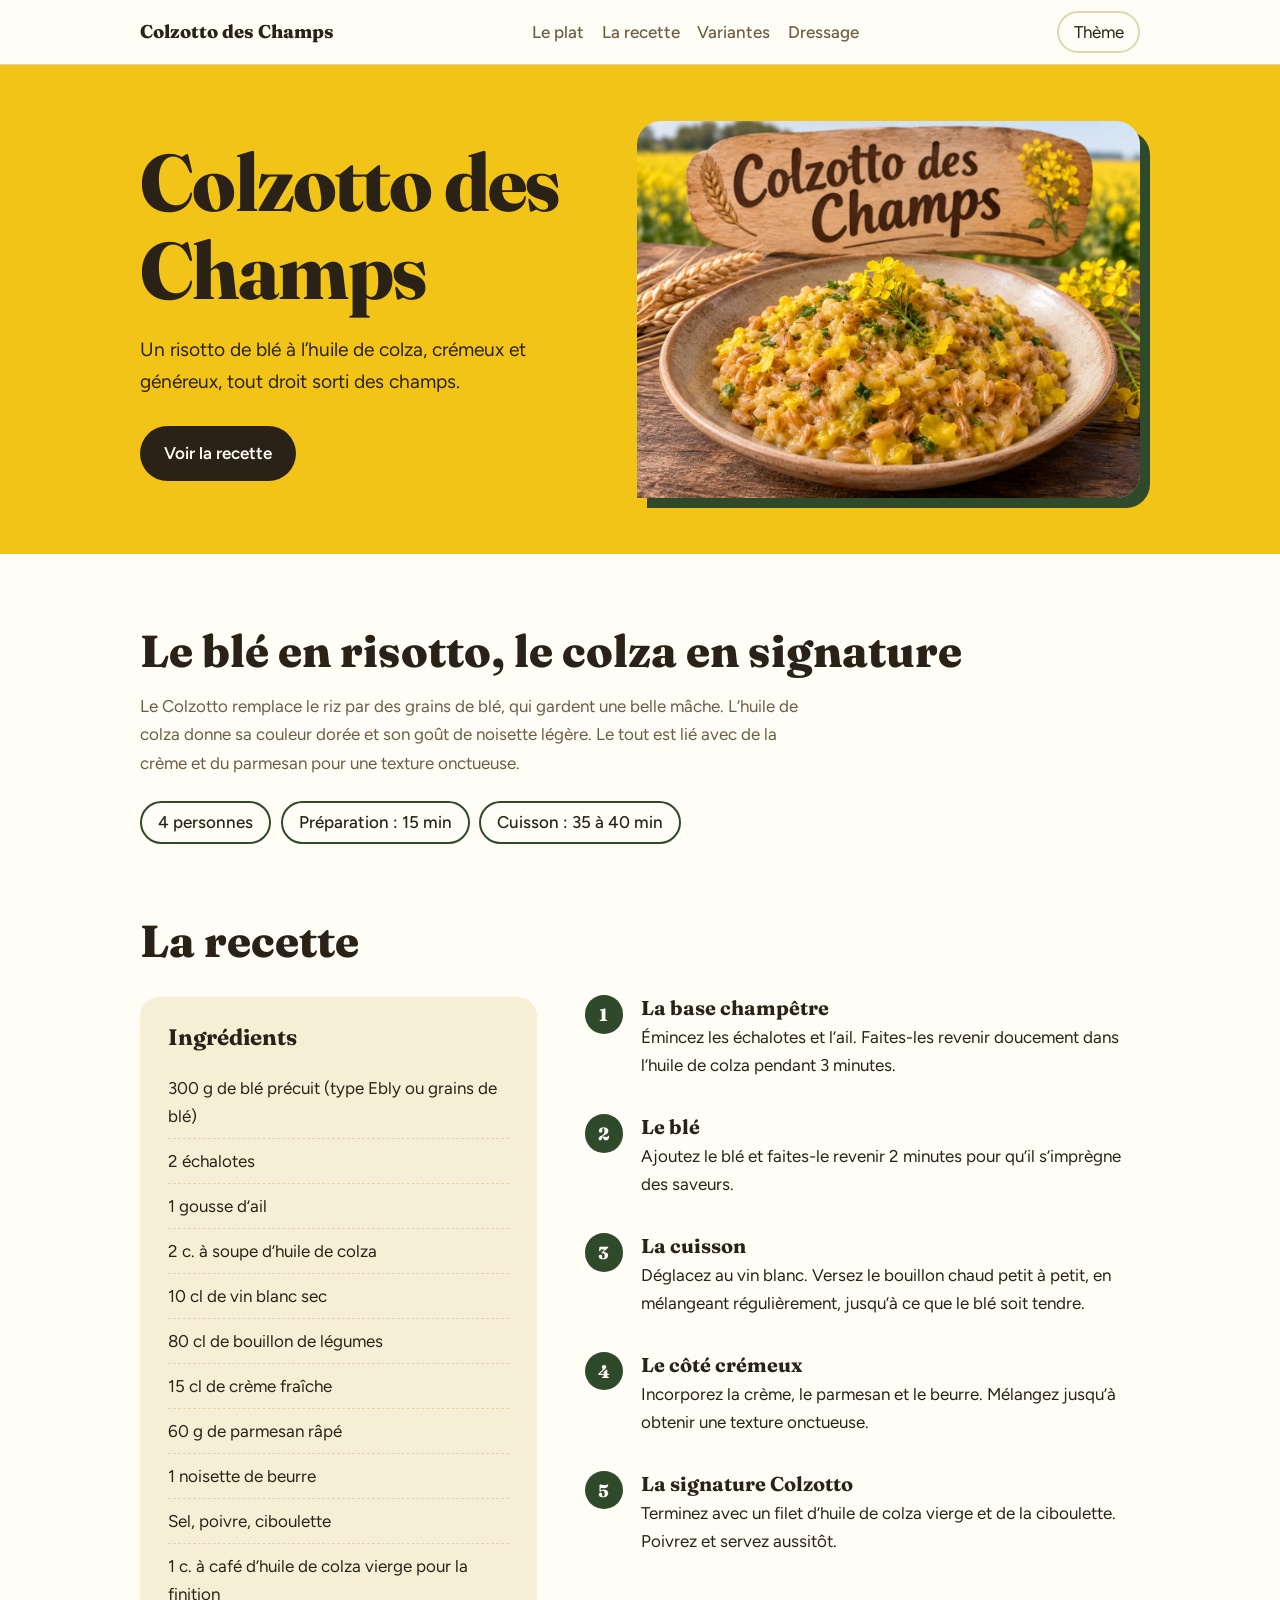
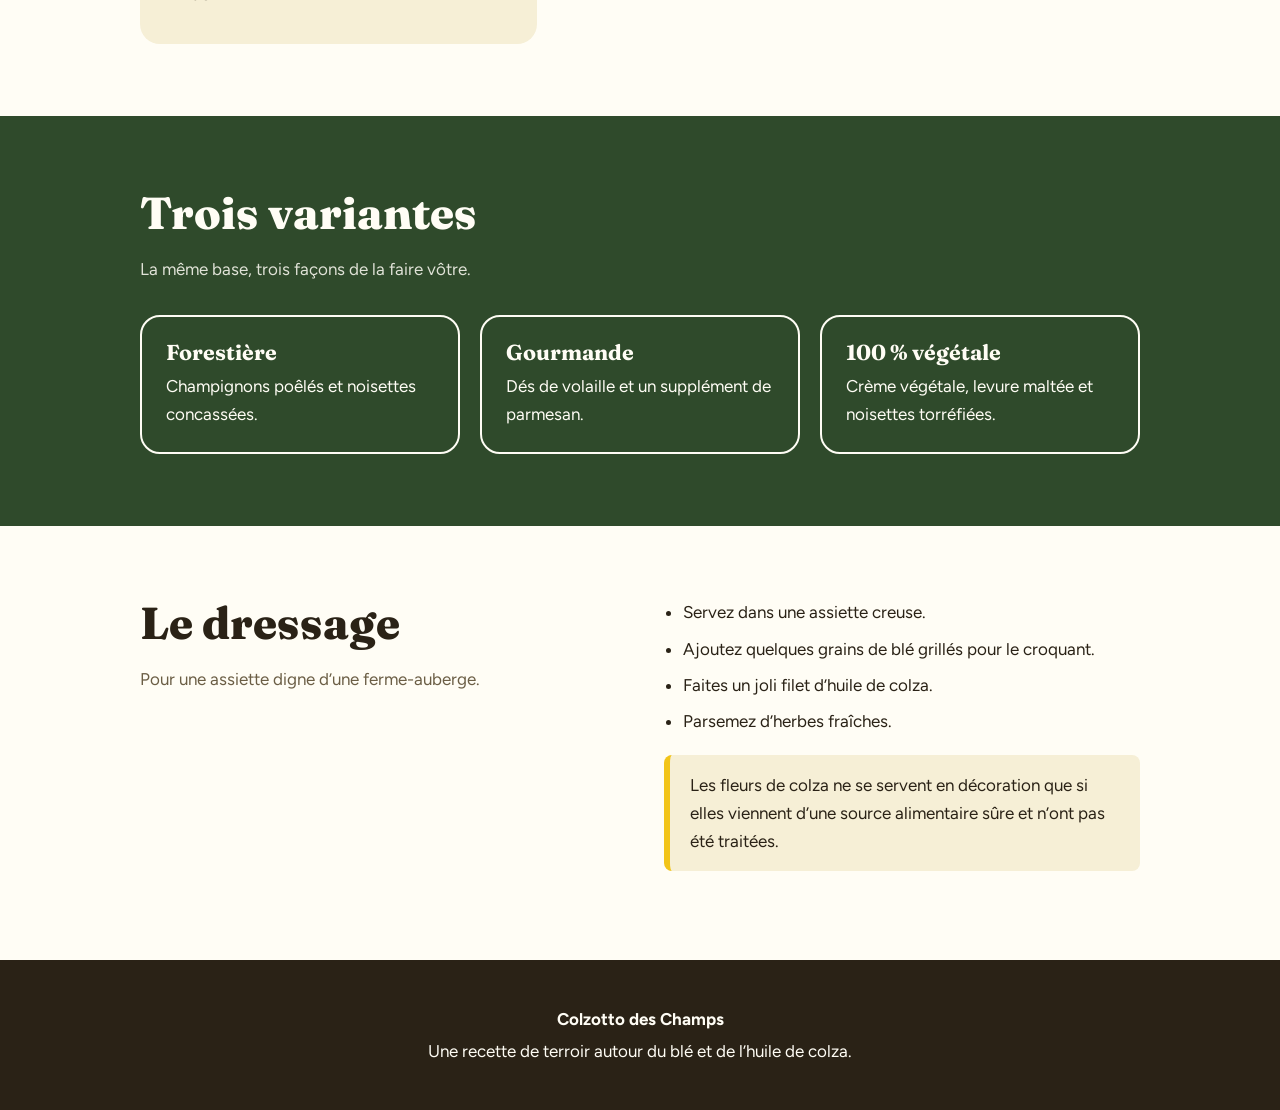
<file: index.html>
<!DOCTYPE html>
<html lang="fr">
<head>
<script async src="https://www.googletagmanager.com/gtm.js?id=GTM-5FXPPLHX"></script>
<script>
  window.dataLayer = window.dataLayer || [];
  function gtag(){dataLayer.push(arguments);}
  gtag('js', new Date());
</script>
<meta charset="utf-8">
<meta name="viewport" content="width=device-width, initial-scale=1, viewport-fit=cover">
<title>Colzotto des Champs : risotto de blé à l’huile de colza</title>
<meta name="description" content="Le Colzotto des Champs est un risotto de blé crémeux, parfumé à l’huile de colza. Découvrez le plat, ses variantes et sa recette pas à pas.">
<meta name="robots" content="index,follow,max-image-preview:large">
<meta name="theme-color" content="#F2C418">
<link rel="canonical" href="https://www.example.com/colzotto-des-champs.html">
<link rel="icon" href="data:image/svg+xml,%3Csvg xmlns=%27http://www.w3.org/2000/svg%27 viewBox=%270 0 100 100%27%3E%3Ctext y=%27.9em%27 font-size=%2790%27%3E%F0%9F%8C%BE%3C/text%3E%3C/svg%3E">
<meta property="og:site_name" content="Colzotto des Champs">
<meta property="og:locale" content="fr_FR">
<meta property="og:type" content="website">
<meta property="og:title" content="Colzotto des Champs : risotto de blé à l’huile de colza">
<meta property="og:description" content="Le Colzotto des Champs est un risotto de blé crémeux, parfumé à l’huile de colza. Découvrez le plat, ses variantes et sa recette pas à pas.">
<meta property="og:url" content="https://www.example.com/colzotto-des-champs.html">
<meta property="og:image" content="https://www.example.com/colzotto-des-champs.jpg">
<meta property="og:image:width" content="1200">
<meta property="og:image:height" content="900">
<meta property="og:image:alt" content="Assiette de Colzotto des Champs : risotto de blé crémeux avec ciboulette et fleurs de colza">
<meta name="twitter:card" content="summary_large_image">
<meta name="twitter:title" content="Colzotto des Champs : risotto de blé à l’huile de colza">
<meta name="twitter:description" content="Le Colzotto des Champs est un risotto de blé crémeux, parfumé à l’huile de colza. Découvrez le plat, ses variantes et sa recette pas à pas.">
<meta name="twitter:image" content="https://www.example.com/colzotto-des-champs.jpg">
<script type="application/ld+json">
{
 "@context": "https://schema.org",
 "@type": "WebSite",
 "name": "Colzotto des Champs",
 "url": "https://www.example.com/colzotto-des-champs.html",
 "inLanguage": "fr-FR",
 "description": "Un risotto de blé à l’huile de colza, crémeux et généreux."
}
</script>
<link rel="preconnect" href="https://fonts.googleapis.com">
<link rel="preconnect" href="https://fonts.gstatic.com" crossorigin>
<link rel="stylesheet" href="https://fonts.googleapis.com/css2?family=Fraunces:opsz,wght@9..144,600;9..144,800&family=Figtree:wght@400;500;600&display=swap">
<link rel="stylesheet" href="style.css">
<link rel="stylesheet" href="accueil.css">
</head>
<body>
<header class="top">
  <div class="wrap">
    <a class="logo" href="#accueil">Colzotto des Champs</a>
    <nav aria-label="Navigation principale">
      <a href="#plat">Le plat</a>
      <a href="recette.html">La recette</a>
      <a href="#variantes">Variantes</a>
      <a href="#dressage">Dressage</a>
    </nav>
    <button class="theme" id="theme" type="button" aria-label="Changer de thème">Thème</button>
  </div>
</header>

<main id="accueil">
  <div class="hero">
    <div class="wrap">
      <div>
        <h1>Colzotto des Champs</h1>
        <p>Un risotto de blé à l’huile de colza, crémeux et généreux, tout droit sorti des champs.</p>
        <a class="btn" href="recette.html">Voir la recette</a>
      </div>
      <img src="colzotto-des-champs.jpg" width="1200" height="900" fetchpriority="high" decoding="async" alt="Assiette de Colzotto des Champs : blé crémeux, ciboulette et fleurs de colza, devant un champ jaune">
    </div>
  </div>

  <section id="plat">
    <div class="wrap">
      <h2>Le blé en risotto, le colza en signature</h2>
      <p class="lead">Le Colzotto remplace le riz par des grains de blé, qui gardent une belle mâche. L’huile de colza donne sa couleur dorée et son goût de noisette légère. Le tout est lié avec de la crème et du parmesan pour une texture onctueuse.</p>
      <ul class="facts">
        <li>4 personnes</li>
        <li>Préparation : 15 min</li>
        <li>Cuisson : 35 à 40 min</li>
      </ul>
    </div>
  </section>

  <section id="recette">
    <div class="wrap">
      <h2>La recette</h2>
      <div class="recipe">
        <aside class="ingr">
          <h3>Ingrédients</h3>
          <ul>
            <li>300 g de blé précuit (type Ebly ou grains de blé)</li>
            <li>2 échalotes</li>
            <li>1 gousse d’ail</li>
            <li>2 c. à soupe d’huile de colza</li>
            <li>10 cl de vin blanc sec</li>
            <li>80 cl de bouillon de légumes</li>
            <li>15 cl de crème fraîche</li>
            <li>60 g de parmesan râpé</li>
            <li>1 noisette de beurre</li>
            <li>Sel, poivre, ciboulette</li>
            <li>1 c. à café d’huile de colza vierge pour la finition</li>
          </ul>
        </aside>
        <ol class="steps">
          <li><h3>La base champêtre</h3><p>Émincez les échalotes et l’ail. Faites-les revenir doucement dans l’huile de colza pendant 3 minutes.</p></li>
          <li><h3>Le blé</h3><p>Ajoutez le blé et faites-le revenir 2 minutes pour qu’il s’imprègne des saveurs.</p></li>
          <li><h3>La cuisson</h3><p>Déglacez au vin blanc. Versez le bouillon chaud petit à petit, en mélangeant régulièrement, jusqu’à ce que le blé soit tendre.</p></li>
          <li><h3>Le côté crémeux</h3><p>Incorporez la crème, le parmesan et le beurre. Mélangez jusqu’à obtenir une texture onctueuse.</p></li>
          <li><h3>La signature Colzotto</h3><p>Terminez avec un filet d’huile de colza vierge et de la ciboulette. Poivrez et servez aussitôt.</p></li>
        </ol>
      </div>
    </div>
  </section>

  <section id="variantes" class="alt">
    <div class="wrap">
      <h2>Trois variantes</h2>
      <p class="lead">La même base, trois façons de la faire vôtre.</p>
      <div class="variants">
        <article><h3>Forestière</h3><p>Champignons poêlés et noisettes concassées.</p></article>
        <article><h3>Gourmande</h3><p>Dés de volaille et un supplément de parmesan.</p></article>
        <article><h3>100 % végétale</h3><p>Crème végétale, levure maltée et noisettes torréfiées.</p></article>
      </div>
    </div>
  </section>

  <section id="dressage">
    <div class="wrap dress">
      <div>
        <h2>Le dressage</h2>
        <p class="lead">Pour une assiette digne d’une ferme-auberge.</p>
      </div>
      <div>
        <ul>
          <li>Servez dans une assiette creuse.</li>
          <li>Ajoutez quelques grains de blé grillés pour le croquant.</li>
          <li>Faites un joli filet d’huile de colza.</li>
          <li>Parsemez d’herbes fraîches.</li>
        </ul>
        <p class="note">Les fleurs de colza ne se servent en décoration que si elles viennent d’une source alimentaire sûre et n’ont pas été traitées.</p>
      </div>
    </div>
  </section>
</main>

<footer>
  <p><strong>Colzotto des Champs</strong></p>
  <p>Une recette de terroir autour du blé et de l’huile de colza.</p>
</footer>

<script>
(function(){
  var btn=document.getElementById('theme'),root=document.documentElement;
  btn.addEventListener('click',function(){
    var dark=root.getAttribute('data-theme')==='dark'||(!root.getAttribute('data-theme')&&matchMedia('(prefers-color-scheme: dark)').matches);
    root.setAttribute('data-theme',dark?'light':'dark');
  });
})();
</script>
</body>
</html>
</file>
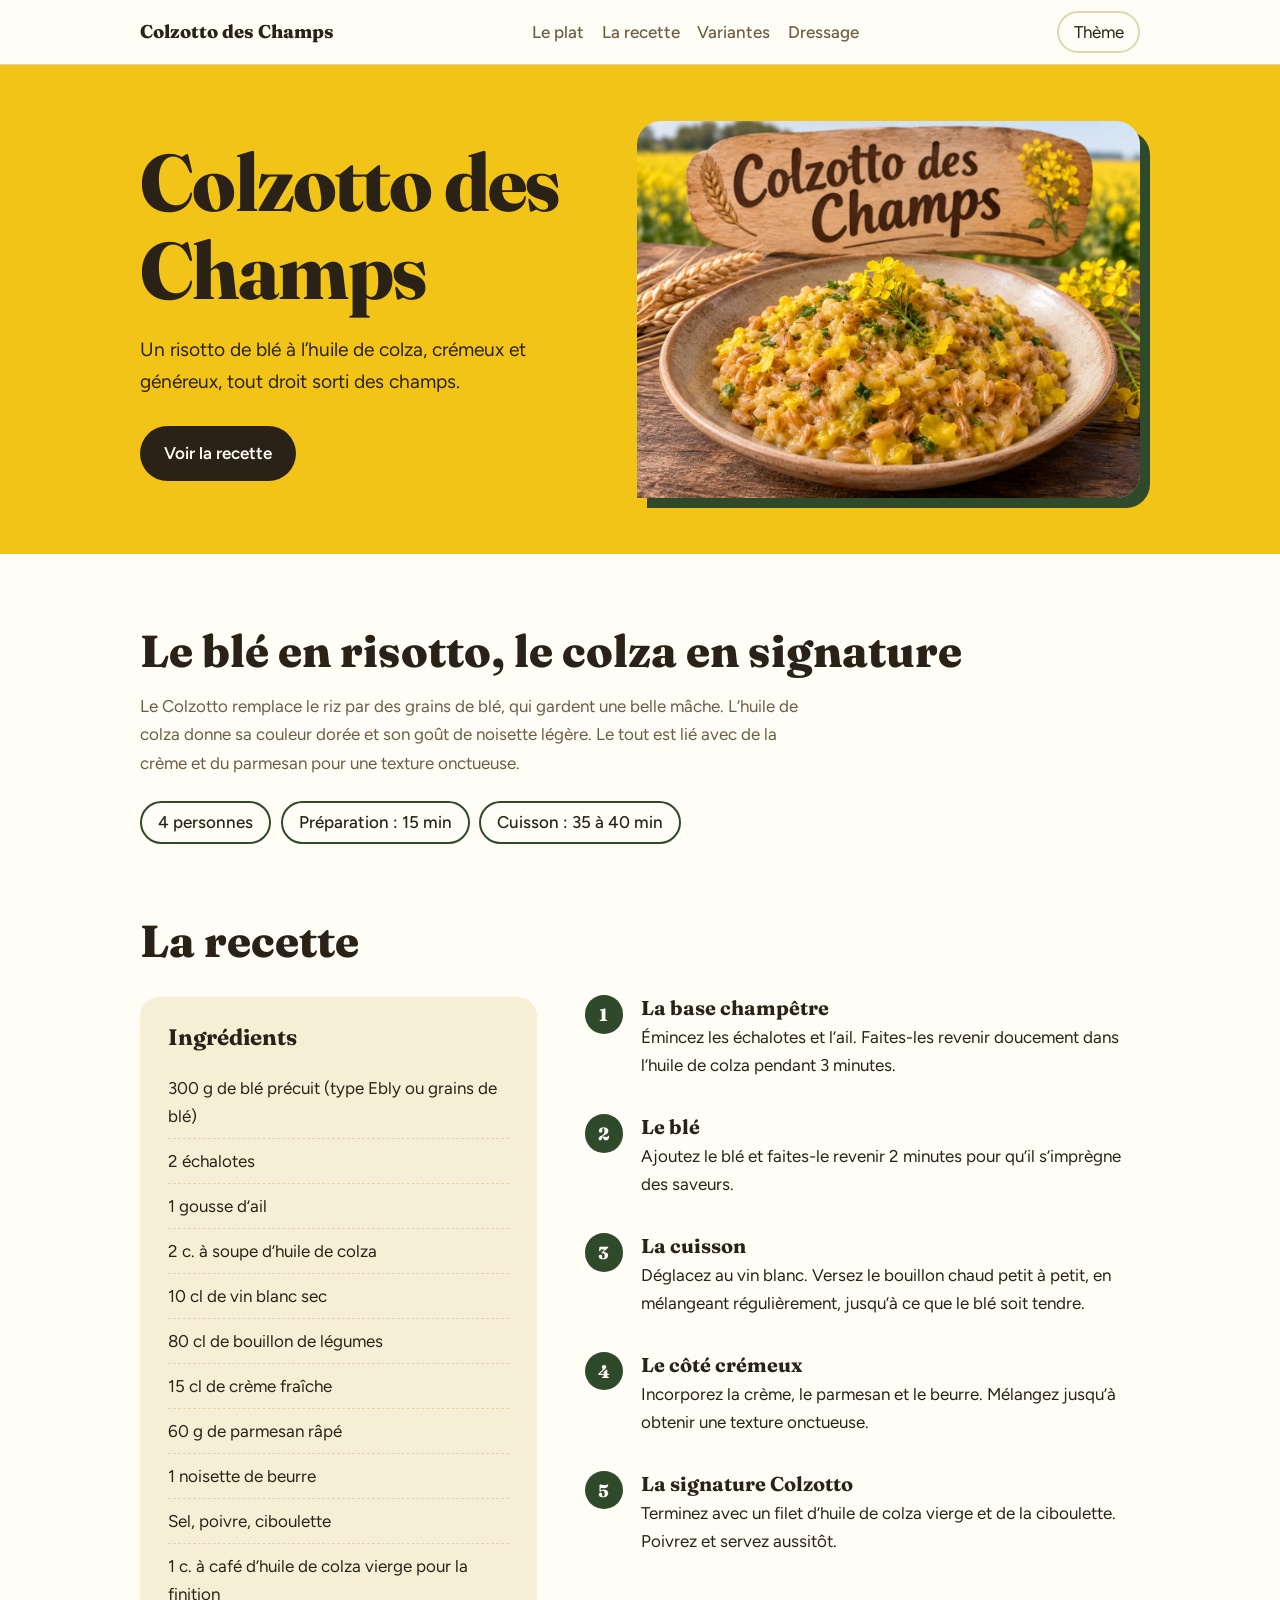
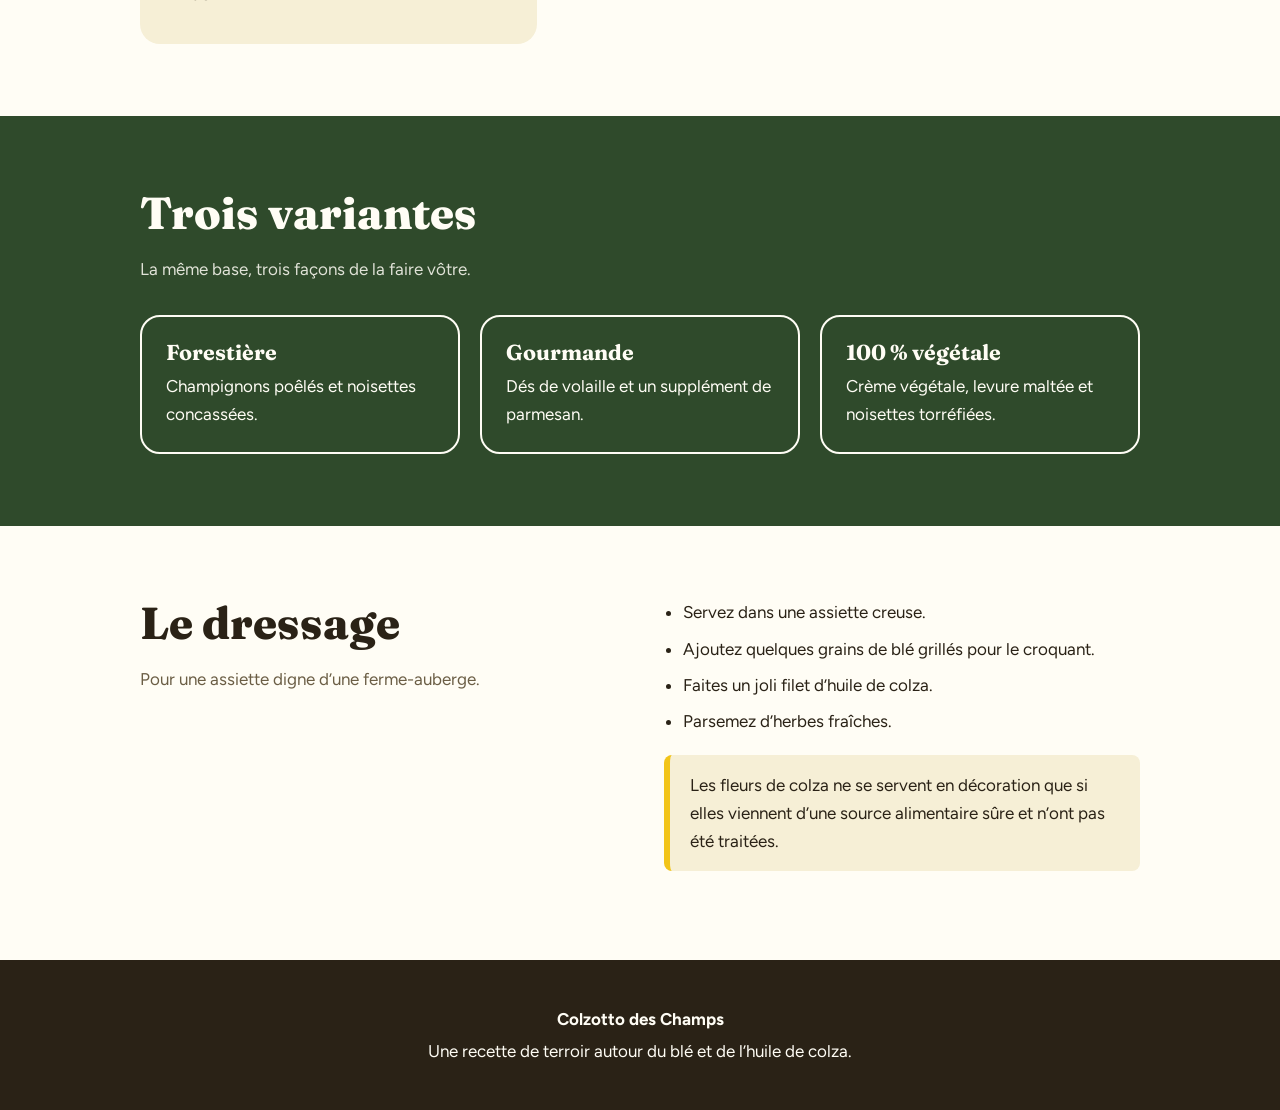
<file: colzotto-des-champs.html>
<!DOCTYPE html>
<html lang="fr">
<head>
<meta charset="utf-8">
<meta name="viewport" content="width=device-width, initial-scale=1, viewport-fit=cover">
<title>Colzotto des Champs : risotto de blé à l’huile de colza</title>
<meta name="description" content="Le Colzotto des Champs est un risotto de blé crémeux, parfumé à l’huile de colza. Découvrez le plat, ses variantes et sa recette pas à pas.">
<meta name="robots" content="index,follow,max-image-preview:large">
<meta name="theme-color" content="#F2C418">
<link rel="canonical" href="https://www.example.com/colzotto-des-champs.html">
<link rel="icon" href="data:image/svg+xml,%3Csvg xmlns=%27http://www.w3.org/2000/svg%27 viewBox=%270 0 100 100%27%3E%3Ctext y=%27.9em%27 font-size=%2790%27%3E%F0%9F%8C%BE%3C/text%3E%3C/svg%3E">
<meta property="og:site_name" content="Colzotto des Champs">
<meta property="og:locale" content="fr_FR">
<meta property="og:type" content="website">
<meta property="og:title" content="Colzotto des Champs : risotto de blé à l’huile de colza">
<meta property="og:description" content="Le Colzotto des Champs est un risotto de blé crémeux, parfumé à l’huile de colza. Découvrez le plat, ses variantes et sa recette pas à pas.">
<meta property="og:url" content="https://www.example.com/colzotto-des-champs.html">
<meta property="og:image" content="https://www.example.com/colzotto-des-champs.jpg">
<meta property="og:image:width" content="1200">
<meta property="og:image:height" content="900">
<meta property="og:image:alt" content="Assiette de Colzotto des Champs : risotto de blé crémeux avec ciboulette et fleurs de colza">
<meta name="twitter:card" content="summary_large_image">
<meta name="twitter:title" content="Colzotto des Champs : risotto de blé à l’huile de colza">
<meta name="twitter:description" content="Le Colzotto des Champs est un risotto de blé crémeux, parfumé à l’huile de colza. Découvrez le plat, ses variantes et sa recette pas à pas.">
<meta name="twitter:image" content="https://www.example.com/colzotto-des-champs.jpg">
<script type="application/ld+json">
{
 "@context": "https://schema.org",
 "@type": "WebSite",
 "name": "Colzotto des Champs",
 "url": "https://www.example.com/colzotto-des-champs.html",
 "inLanguage": "fr-FR",
 "description": "Un risotto de blé à l’huile de colza, crémeux et généreux."
}
</script>
<link rel="preconnect" href="https://fonts.googleapis.com">
<link rel="preconnect" href="https://fonts.gstatic.com" crossorigin>
<link rel="stylesheet" href="https://fonts.googleapis.com/css2?family=Fraunces:opsz,wght@9..144,600;9..144,800&family=Figtree:wght@400;500;600&display=swap">
<link rel="stylesheet" href="style.css">
<link rel="stylesheet" href="accueil.css">
</head>
<body>
<header class="top">
  <div class="wrap">
    <a class="logo" href="#accueil">Colzotto des Champs</a>
    <nav aria-label="Navigation principale">
      <a href="#plat">Le plat</a>
      <a href="recette.html">La recette</a>
      <a href="#variantes">Variantes</a>
      <a href="#dressage">Dressage</a>
    </nav>
    <button class="theme" id="theme" type="button" aria-label="Changer de thème">Thème</button>
  </div>
</header>

<main id="accueil">
  <div class="hero">
    <div class="wrap">
      <div>
        <h1>Colzotto des Champs</h1>
        <p>Un risotto de blé à l’huile de colza, crémeux et généreux, tout droit sorti des champs.</p>
        <a class="btn" href="recette.html">Voir la recette</a>
      </div>
      <img src="colzotto-des-champs.jpg" width="1200" height="900" fetchpriority="high" decoding="async" alt="Assiette de Colzotto des Champs : blé crémeux, ciboulette et fleurs de colza, devant un champ jaune">
    </div>
  </div>

  <section id="plat">
    <div class="wrap">
      <h2>Le blé en risotto, le colza en signature</h2>
      <p class="lead">Le Colzotto remplace le riz par des grains de blé, qui gardent une belle mâche. L’huile de colza donne sa couleur dorée et son goût de noisette légère. Le tout est lié avec de la crème et du parmesan pour une texture onctueuse.</p>
      <ul class="facts">
        <li>4 personnes</li>
        <li>Préparation : 15 min</li>
        <li>Cuisson : 35 à 40 min</li>
      </ul>
    </div>
  </section>

  <section id="recette">
    <div class="wrap">
      <h2>La recette</h2>
      <div class="recipe">
        <aside class="ingr">
          <h3>Ingrédients</h3>
          <ul>
            <li>300 g de blé précuit (type Ebly ou grains de blé)</li>
            <li>2 échalotes</li>
            <li>1 gousse d’ail</li>
            <li>2 c. à soupe d’huile de colza</li>
            <li>10 cl de vin blanc sec</li>
            <li>80 cl de bouillon de légumes</li>
            <li>15 cl de crème fraîche</li>
            <li>60 g de parmesan râpé</li>
            <li>1 noisette de beurre</li>
            <li>Sel, poivre, ciboulette</li>
            <li>1 c. à café d’huile de colza vierge pour la finition</li>
          </ul>
        </aside>
        <ol class="steps">
          <li><h3>La base champêtre</h3><p>Émincez les échalotes et l’ail. Faites-les revenir doucement dans l’huile de colza pendant 3 minutes.</p></li>
          <li><h3>Le blé</h3><p>Ajoutez le blé et faites-le revenir 2 minutes pour qu’il s’imprègne des saveurs.</p></li>
          <li><h3>La cuisson</h3><p>Déglacez au vin blanc. Versez le bouillon chaud petit à petit, en mélangeant régulièrement, jusqu’à ce que le blé soit tendre.</p></li>
          <li><h3>Le côté crémeux</h3><p>Incorporez la crème, le parmesan et le beurre. Mélangez jusqu’à obtenir une texture onctueuse.</p></li>
          <li><h3>La signature Colzotto</h3><p>Terminez avec un filet d’huile de colza vierge et de la ciboulette. Poivrez et servez aussitôt.</p></li>
        </ol>
      </div>
    </div>
  </section>

  <section id="variantes" class="alt">
    <div class="wrap">
      <h2>Trois variantes</h2>
      <p class="lead">La même base, trois façons de la faire vôtre.</p>
      <div class="variants">
        <article><h3>Forestière</h3><p>Champignons poêlés et noisettes concassées.</p></article>
        <article><h3>Gourmande</h3><p>Dés de volaille et un supplément de parmesan.</p></article>
        <article><h3>100 % végétale</h3><p>Crème végétale, levure maltée et noisettes torréfiées.</p></article>
      </div>
    </div>
  </section>

  <section id="dressage">
    <div class="wrap dress">
      <div>
        <h2>Le dressage</h2>
        <p class="lead">Pour une assiette digne d’une ferme-auberge.</p>
      </div>
      <div>
        <ul>
          <li>Servez dans une assiette creuse.</li>
          <li>Ajoutez quelques grains de blé grillés pour le croquant.</li>
          <li>Faites un joli filet d’huile de colza.</li>
          <li>Parsemez d’herbes fraîches.</li>
        </ul>
        <p class="note">Les fleurs de colza ne se servent en décoration que si elles viennent d’une source alimentaire sûre et n’ont pas été traitées.</p>
      </div>
    </div>
  </section>
</main>

<footer>
  <p><strong>Colzotto des Champs</strong></p>
  <p>Une recette de terroir autour du blé et de l’huile de colza.</p>
</footer>

<script>
(function(){
  var btn=document.getElementById('theme'),root=document.documentElement;
  btn.addEventListener('click',function(){
    var dark=root.getAttribute('data-theme')==='dark'||(!root.getAttribute('data-theme')&&matchMedia('(prefers-color-scheme: dark)').matches);
    root.setAttribute('data-theme',dark?'light':'dark');
  });
})();
</script>
</body>
</html>
</file>
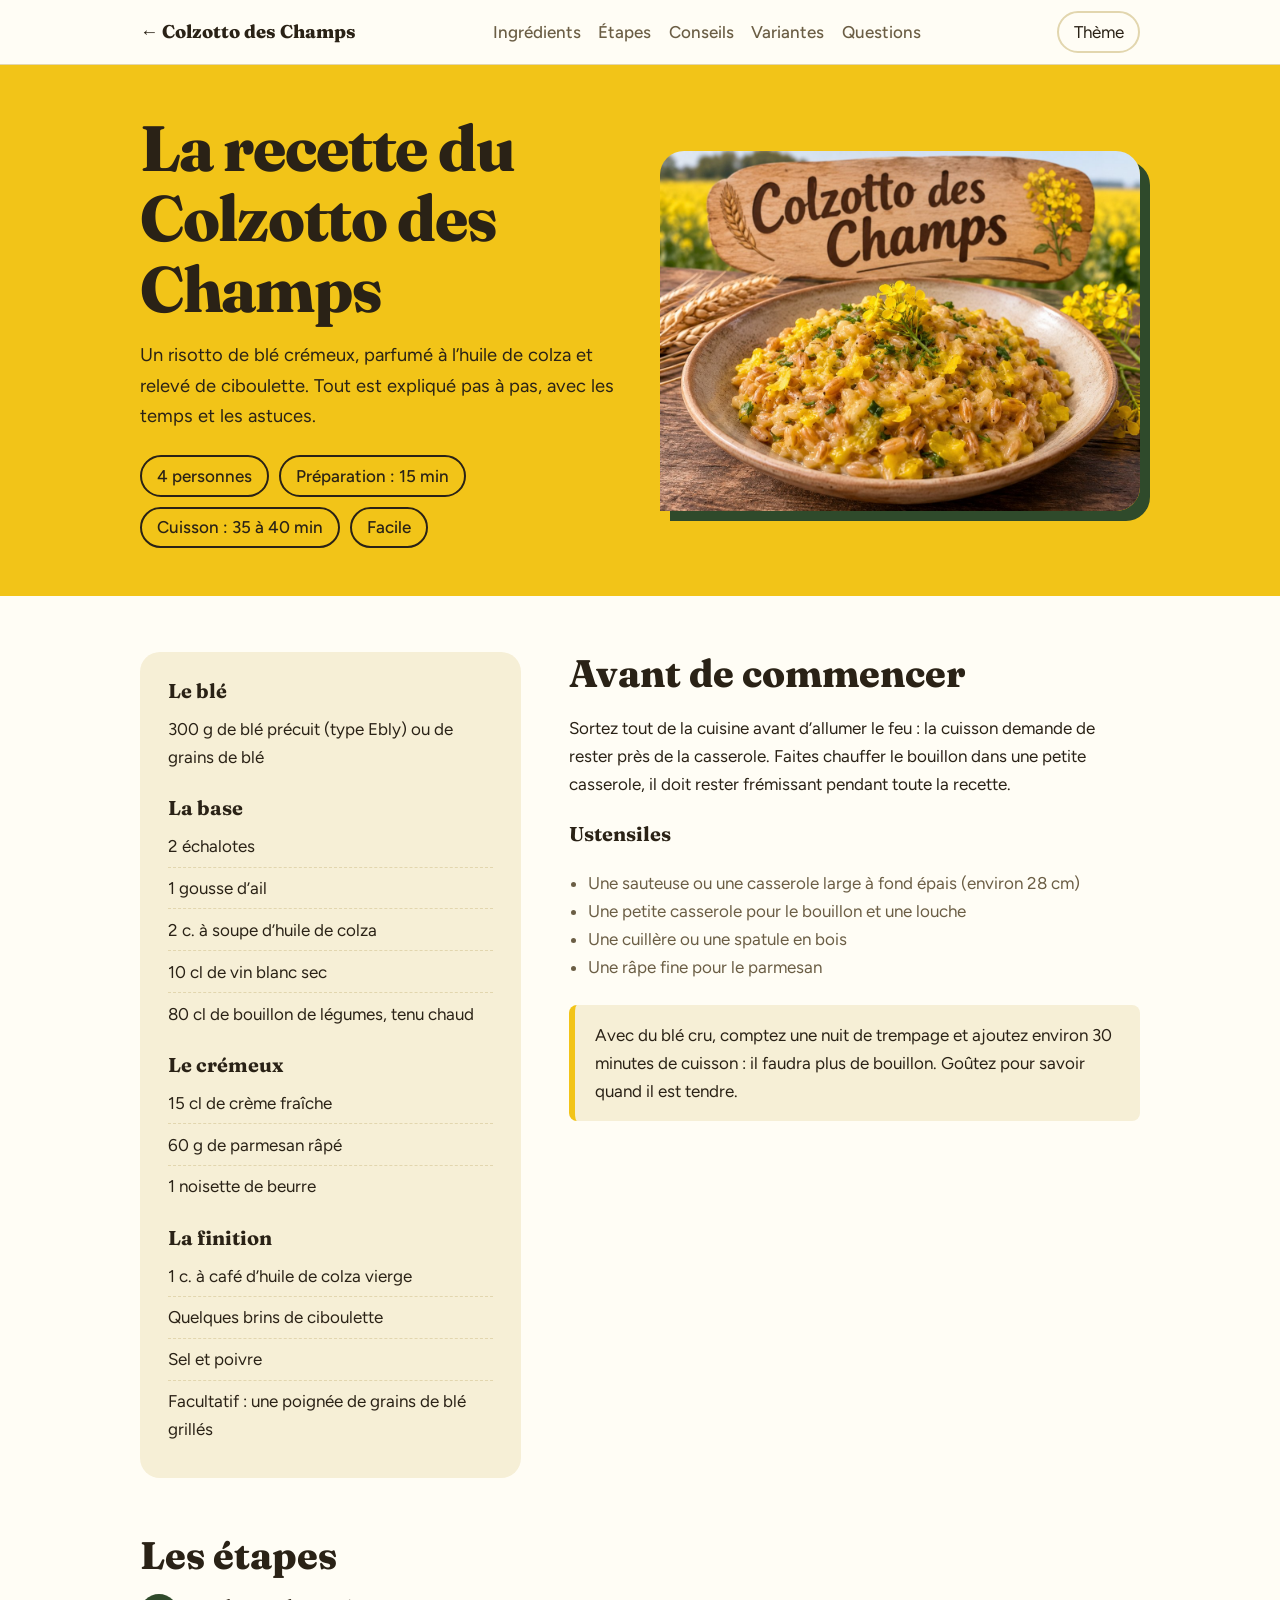
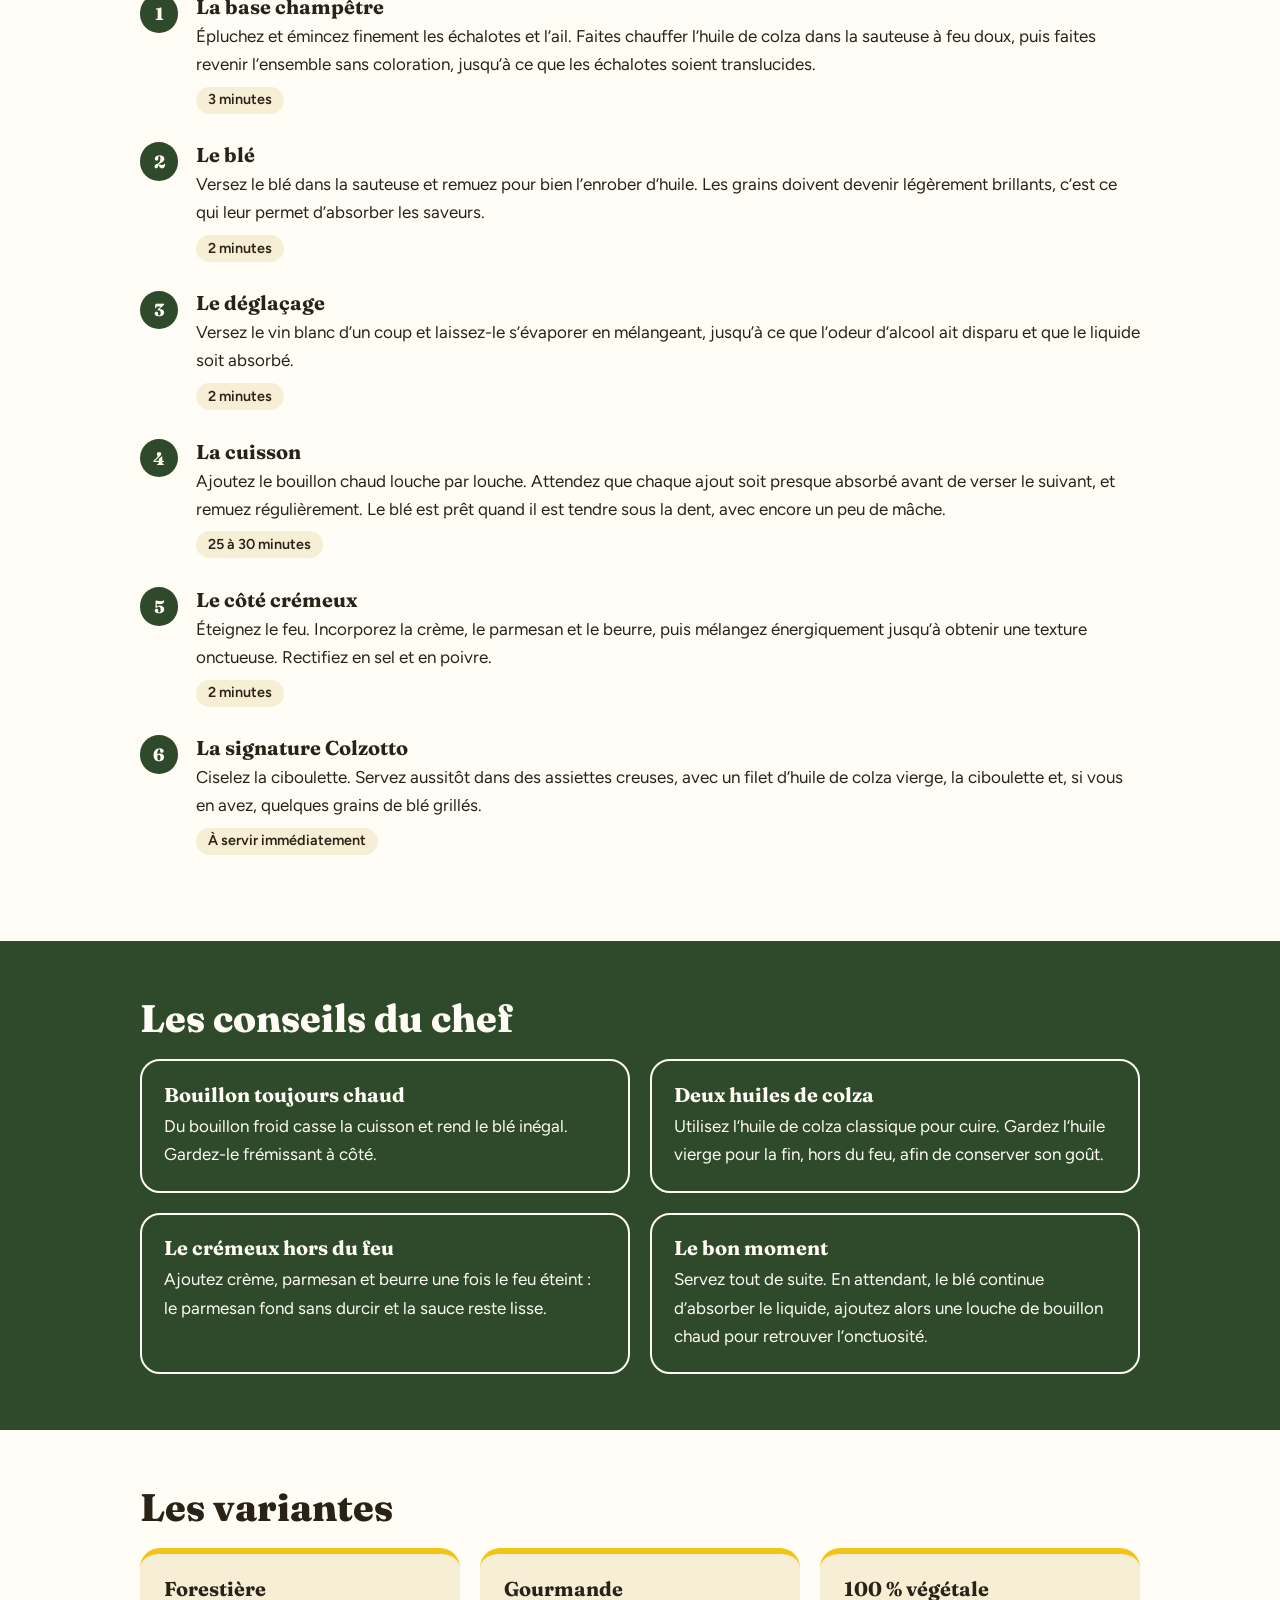
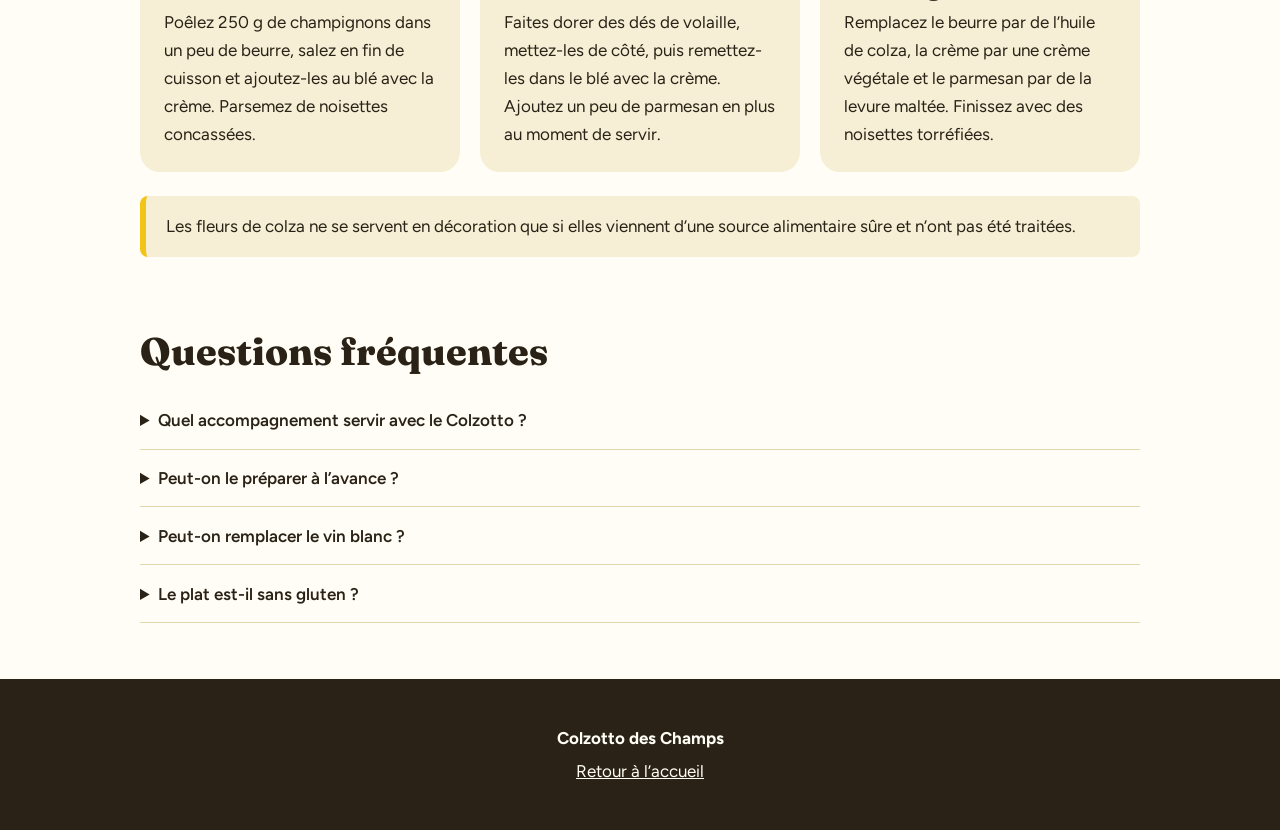
<file: recette.html>
<!DOCTYPE html>
<html lang="fr">
<head>
 <script async src="https://www.googletagmanager.com/gtm.js?id=GTM-5FXPPLHX"></script>
<script>
  window.dataLayer = window.dataLayer || [];
  function gtag(){dataLayer.push(arguments);}
  gtag('js', new Date());
</script>
<meta charset="utf-8">
<meta name="viewport" content="width=device-width, initial-scale=1, viewport-fit=cover">
<title>Recette du Colzotto : risotto de blé à l’huile de colza</title>
<meta name="description" content="Recette complète du Colzotto des Champs : ingrédients, 6 étapes détaillées, conseils du chef, variantes et réponses à vos questions. Prêt en 55 minutes.">
<meta name="robots" content="index,follow,max-image-preview:large">
<meta name="theme-color" content="#F2C418">
<link rel="canonical" href="https://www.example.com/recette.html">
<link rel="icon" href="data:image/svg+xml,%3Csvg xmlns=%27http://www.w3.org/2000/svg%27 viewBox=%270 0 100 100%27%3E%3Ctext y=%27.9em%27 font-size=%2790%27%3E%F0%9F%8C%BE%3C/text%3E%3C/svg%3E">
<meta property="og:site_name" content="Colzotto des Champs">
<meta property="og:locale" content="fr_FR">
<meta property="og:type" content="article">
<meta property="og:title" content="Recette du Colzotto : risotto de blé à l’huile de colza">
<meta property="og:description" content="Recette complète du Colzotto des Champs : ingrédients, 6 étapes détaillées, conseils du chef, variantes et réponses à vos questions. Prêt en 55 minutes.">
<meta property="og:url" content="https://www.example.com/recette.html">
<meta property="og:image" content="https://www.example.com/colzotto-des-champs.jpg">
<meta property="og:image:width" content="1200">
<meta property="og:image:height" content="900">
<meta property="og:image:alt" content="Assiette de Colzotto des Champs : risotto de blé crémeux avec ciboulette et fleurs de colza">
<meta name="twitter:card" content="summary_large_image">
<meta name="twitter:title" content="Recette du Colzotto : risotto de blé à l’huile de colza">
<meta name="twitter:description" content="Recette complète du Colzotto des Champs : ingrédients, 6 étapes détaillées, conseils du chef, variantes et réponses à vos questions. Prêt en 55 minutes.">
<meta name="twitter:image" content="https://www.example.com/colzotto-des-champs.jpg">
<script type="application/ld+json">
{
 "@context": "https://schema.org",
 "@type": "Recipe",
 "name": "Colzotto des Champs : risotto de blé à l’huile de colza",
 "description": "Un risotto de blé crémeux, cuisiné à l’huile de colza avec échalotes, vin blanc, crème et parmesan.",
 "image": [
  "https://www.example.com/colzotto-des-champs.jpg"
 ],
 "author": {
  "@type": "Organization",
  "name": "Colzotto des Champs"
 },
 "datePublished": "2026-11-02",
 "inLanguage": "fr-FR",
 "recipeCategory": "Plat principal",
 "recipeCuisine": "Française",
 "keywords": "colzotto, risotto de blé, huile de colza, recette de terroir, blé",
 "recipeYield": "4",
 "prepTime": "PT15M",
 "cookTime": "PT40M",
 "totalTime": "PT55M",
 "recipeIngredient": [
  "300 g de blé précuit (type Ebly) ou de grains de blé",
  "2 échalotes",
  "1 gousse d’ail",
  "2 cuillères à soupe d’huile de colza",
  "10 cl de vin blanc sec",
  "80 cl de bouillon de légumes",
  "15 cl de crème fraîche",
  "60 g de parmesan râpé",
  "1 noisette de beurre",
  "1 cuillère à café d’huile de colza vierge",
  "Ciboulette",
  "Sel et poivre"
 ],
 "recipeInstructions": [
  {
   "@type": "HowToStep",
   "name": "La base champêtre",
   "text": "Émincez les échalotes et l’ail, puis faites-les revenir doucement dans l’huile de colza pendant 3 minutes, sans coloration."
  },
  {
   "@type": "HowToStep",
   "name": "Le blé",
   "text": "Ajoutez le blé et remuez 2 minutes pour l’enrober d’huile."
  },
  {
   "@type": "HowToStep",
   "name": "Le déglaçage",
   "text": "Versez le vin blanc et laissez-le s’évaporer en mélangeant pendant 2 minutes."
  },
  {
   "@type": "HowToStep",
   "name": "La cuisson",
   "text": "Ajoutez le bouillon chaud louche par louche en remuant régulièrement, pendant 25 à 30 minutes, jusqu’à ce que le blé soit tendre."
  },
  {
   "@type": "HowToStep",
   "name": "Le côté crémeux",
   "text": "Hors du feu, incorporez la crème, le parmesan et le beurre. Mélangez jusqu’à obtenir une texture onctueuse, puis rectifiez l’assaisonnement."
  },
  {
   "@type": "HowToStep",
   "name": "La finition",
   "text": "Servez aussitôt avec un filet d’huile de colza vierge et de la ciboulette ciselée."
  }
 ]
}
</script>
<link rel="preconnect" href="https://fonts.googleapis.com">
<link rel="preconnect" href="https://fonts.gstatic.com" crossorigin>
<link rel="stylesheet" href="https://fonts.googleapis.com/css2?family=Fraunces:opsz,wght@9..144,600;9..144,800&family=Figtree:wght@400;500;600&display=swap">
<link rel="stylesheet" href="style.css">
<link rel="stylesheet" href="recette.css">
</head>
<body>
<header class="top">
  <div class="wrap">
    <a class="logo" href="index.html">← Colzotto des Champs</a>
    <nav aria-label="Navigation de la recette">
      <a href="#ingredients">Ingrédients</a>
      <a href="#etapes">Étapes</a>
      <a href="#conseils">Conseils</a>
      <a href="#variantes">Variantes</a>
      <a href="#questions">Questions</a>
    </nav>
    <button class="theme" id="theme" type="button" aria-label="Changer de thème">Thème</button>
  </div>
</header>

<main>
  <div class="hero">
    <div class="wrap">
      <div>
        <h1>La recette du Colzotto des Champs</h1>
        <p>Un risotto de blé crémeux, parfumé à l’huile de colza et relevé de ciboulette. Tout est expliqué pas à pas, avec les temps et les astuces.</p>
        <ul class="facts">
          <li>4 personnes</li>
          <li>Préparation : 15 min</li>
          <li>Cuisson : 35 à 40 min</li>
          <li>Facile</li>
        </ul>
      </div>
      <img src="colzotto-des-champs.jpg" width="1200" height="900" fetchpriority="high" decoding="async" alt="Assiette de Colzotto des Champs servie avec des fleurs de colza et de la ciboulette">
    </div>
  </div>

  <section id="ingredients">
    <div class="wrap layout">
      <div class="ingr">
        <h3>Le blé</h3>
        <ul>
          <li>300 g de blé précuit (type Ebly) ou de grains de blé</li>
        </ul>
        <h3>La base</h3>
        <ul>
          <li>2 échalotes</li>
          <li>1 gousse d’ail</li>
          <li>2 c. à soupe d’huile de colza</li>
          <li>10 cl de vin blanc sec</li>
          <li>80 cl de bouillon de légumes, tenu chaud</li>
        </ul>
        <h3>Le crémeux</h3>
        <ul>
          <li>15 cl de crème fraîche</li>
          <li>60 g de parmesan râpé</li>
          <li>1 noisette de beurre</li>
        </ul>
        <h3>La finition</h3>
        <ul>
          <li>1 c. à café d’huile de colza vierge</li>
          <li>Quelques brins de ciboulette</li>
          <li>Sel et poivre</li>
          <li>Facultatif : une poignée de grains de blé grillés</li>
        </ul>
      </div>
      <div>
        <h2>Avant de commencer</h2>
        <p>Sortez tout de la cuisine avant d’allumer le feu : la cuisson demande de rester près de la casserole. Faites chauffer le bouillon dans une petite casserole, il doit rester frémissant pendant toute la recette.</p>
        <h3 class="sub">Ustensiles</h3>
        <ul class="tools">
          <li>Une sauteuse ou une casserole large à fond épais (environ 28 cm)</li>
          <li>Une petite casserole pour le bouillon et une louche</li>
          <li>Une cuillère ou une spatule en bois</li>
          <li>Une râpe fine pour le parmesan</li>
        </ul>
        <p class="note">Avec du blé cru, comptez une nuit de trempage et ajoutez environ 30 minutes de cuisson : il faudra plus de bouillon. Goûtez pour savoir quand il est tendre.</p>
      </div>
    </div>
  </section>

  <section id="etapes">
    <div class="wrap">
      <h2>Les étapes</h2>
      <ol class="steps">
        <li><h3>La base champêtre</h3><p>Épluchez et émincez finement les échalotes et l’ail. Faites chauffer l’huile de colza dans la sauteuse à feu doux, puis faites revenir l’ensemble sans coloration, jusqu’à ce que les échalotes soient translucides.</p><span class="time">3 minutes</span></li>
        <li><h3>Le blé</h3><p>Versez le blé dans la sauteuse et remuez pour bien l’enrober d’huile. Les grains doivent devenir légèrement brillants, c’est ce qui leur permet d’absorber les saveurs.</p><span class="time">2 minutes</span></li>
        <li><h3>Le déglaçage</h3><p>Versez le vin blanc d’un coup et laissez-le s’évaporer en mélangeant, jusqu’à ce que l’odeur d’alcool ait disparu et que le liquide soit absorbé.</p><span class="time">2 minutes</span></li>
        <li><h3>La cuisson</h3><p>Ajoutez le bouillon chaud louche par louche. Attendez que chaque ajout soit presque absorbé avant de verser le suivant, et remuez régulièrement. Le blé est prêt quand il est tendre sous la dent, avec encore un peu de mâche.</p><span class="time">25 à 30 minutes</span></li>
        <li><h3>Le côté crémeux</h3><p>Éteignez le feu. Incorporez la crème, le parmesan et le beurre, puis mélangez énergiquement jusqu’à obtenir une texture onctueuse. Rectifiez en sel et en poivre.</p><span class="time">2 minutes</span></li>
        <li><h3>La signature Colzotto</h3><p>Ciselez la ciboulette. Servez aussitôt dans des assiettes creuses, avec un filet d’huile de colza vierge, la ciboulette et, si vous en avez, quelques grains de blé grillés.</p><span class="time">À servir immédiatement</span></li>
      </ol>
    </div>
  </section>

  <section id="conseils" class="alt">
    <div class="wrap">
      <h2>Les conseils du chef</h2>
      <div class="tips">
        <article><h3>Bouillon toujours chaud</h3><p>Du bouillon froid casse la cuisson et rend le blé inégal. Gardez-le frémissant à côté.</p></article>
        <article><h3>Deux huiles de colza</h3><p>Utilisez l’huile de colza classique pour cuire. Gardez l’huile vierge pour la fin, hors du feu, afin de conserver son goût.</p></article>
        <article><h3>Le crémeux hors du feu</h3><p>Ajoutez crème, parmesan et beurre une fois le feu éteint : le parmesan fond sans durcir et la sauce reste lisse.</p></article>
        <article><h3>Le bon moment</h3><p>Servez tout de suite. En attendant, le blé continue d’absorber le liquide, ajoutez alors une louche de bouillon chaud pour retrouver l’onctuosité.</p></article>
      </div>
    </div>
  </section>

  <section id="variantes">
    <div class="wrap">
      <h2>Les variantes</h2>
      <div class="variants">
        <article><h3>Forestière</h3><p>Poêlez 250 g de champignons dans un peu de beurre, salez en fin de cuisson et ajoutez-les au blé avec la crème. Parsemez de noisettes concassées.</p></article>
        <article><h3>Gourmande</h3><p>Faites dorer des dés de volaille, mettez-les de côté, puis remettez-les dans le blé avec la crème. Ajoutez un peu de parmesan en plus au moment de servir.</p></article>
        <article><h3>100 % végétale</h3><p>Remplacez le beurre par de l’huile de colza, la crème par une crème végétale et le parmesan par de la levure maltée. Finissez avec des noisettes torréfiées.</p></article>
      </div>
      <p class="note">Les fleurs de colza ne se servent en décoration que si elles viennent d’une source alimentaire sûre et n’ont pas été traitées.</p>
    </div>
  </section>

  <section id="questions">
    <div class="wrap">
      <h2>Questions fréquentes</h2>
      <details><summary>Quel accompagnement servir avec le Colzotto ?</summary><p>Une salade verte croquante, ou des légumes de saison rôtis. Un vin blanc sec, comme celui de la cuisson, s’accorde bien avec le plat.</p></details>
      <details><summary>Peut-on le préparer à l’avance ?</summary><p>Il est meilleur juste fait. Vous pouvez toutefois le garder deux jours au réfrigérateur dans une boîte fermée. Réchauffez-le à la casserole avec un peu de bouillon ou de crème.</p></details>
      <details><summary>Peut-on remplacer le vin blanc ?</summary><p>Oui, par la même quantité de bouillon avec un filet de jus de citron.</p></details>
      <details><summary>Le plat est-il sans gluten ?</summary><p>Non, le blé contient du gluten. Pour une version sans gluten, il faut changer la céréale de base.</p></details>
    </div>
  </section>
</main>

<footer>
  <p><strong>Colzotto des Champs</strong></p>
  <p><a href="index.html">Retour à l’accueil</a></p>
</footer>

<script>
(function(){
  var btn=document.getElementById('theme'),root=document.documentElement;
  btn.addEventListener('click',function(){
    var dark=root.getAttribute('data-theme')==='dark'||(!root.getAttribute('data-theme')&&matchMedia('(prefers-color-scheme: dark)').matches);
    root.setAttribute('data-theme',dark?'light':'dark');
  });
})();
</script>
</body>
</html>
</file>
<file: style.css>
/* ===== Colzotto des Champs : styles partagés ===== */
:root{
  --bg:#FFFDF5;--surface:#F6EFD6;--ink:#2A2216;--muted:#6B5E45;
  --rape:#F2C418;--rape-ink:#2A2216;--field:#2F4A2B;--field-ink:#FFFDF5;--line:#E2D6AE;
  box-sizing:border-box;padding-top:env(safe-area-inset-top,0px);padding-bottom:env(safe-area-inset-bottom,0px);
  color-scheme:light;
}
@media (prefers-color-scheme:dark){
  :root:not([data-theme="light"]){--bg:#17150E;--surface:#221F13;--ink:#F5EFD8;--muted:#B9AD8A;--field:#6F9A5F;--field-ink:#15210F;--line:#3A3520;color-scheme:dark}
}
:root[data-theme="dark"]{--bg:#17150E;--surface:#221F13;--ink:#F5EFD8;--muted:#B9AD8A;--field:#6F9A5F;--field-ink:#15210F;--line:#3A3520;color-scheme:dark}

html{scroll-padding-top:5rem;scroll-behavior:smooth}
*,*::before,*::after{box-sizing:inherit}
body{margin:0;background:var(--bg);color:var(--ink);font:400 1.0625rem/1.65 Figtree,system-ui,sans-serif}
h1,h2,h3{font-family:Fraunces,Georgia,serif;line-height:1.1;margin:0}
h2{font-weight:800}
a{color:inherit}
:focus-visible{outline:3px solid var(--field);outline-offset:3px}
.wrap{max-width:1040px;margin:0 auto;padding:0 1.25rem}
.lead{max-width:60ch;color:var(--muted)}

/* En-tête */
header.top{position:sticky;top:env(safe-area-inset-top,0px);z-index:5;background:var(--bg);border-bottom:1px solid var(--line)}
header.top .wrap{display:flex;align-items:center;justify-content:space-between;gap:1rem;padding-top:.7rem;padding-bottom:.7rem}
.logo{font-family:Fraunces,Georgia,serif;font-weight:800;text-decoration:none;font-size:1.15rem}
nav{display:flex;gap:1.1rem;flex-wrap:wrap}
nav a{text-decoration:none;font-weight:500;color:var(--muted)}
nav a:hover{color:var(--ink);text-decoration:underline;text-decoration-color:var(--rape);text-decoration-thickness:3px;text-underline-offset:5px}
.theme{font:inherit;background:none;border:2px solid var(--line);color:var(--ink);border-radius:999px;padding:.3rem .9rem;cursor:pointer}

/* Bandeau jaune colza */
.hero{background:var(--rape);color:var(--rape-ink)}
.hero img{width:100%;height:auto;border-radius:1.5rem 1.5rem 1.5rem 0;display:block;box-shadow:10px 10px 0 var(--field)}
.facts{display:flex;flex-wrap:wrap;gap:.6rem;margin:1.5rem 0 0;padding:0;list-style:none}

/* Composants */
.ingr{background:var(--surface);border-radius:1.25rem;padding:1.75rem}
.ingr ul{margin:0;padding:0;list-style:none}
.ingr li{border-bottom:1px dashed var(--line)}
.ingr li:last-child{border:0}
ol.steps{margin:0;padding:0;list-style:none;counter-reset:s}
ol.steps li{counter-increment:s;position:relative;padding:0 0 1.9rem 3.5rem}
ol.steps li::before{content:counter(s);position:absolute;left:0;top:-.1rem;width:2.4rem;height:2.4rem;border-radius:50%;background:var(--field);color:var(--field-ink);display:grid;place-items:center;font:800 1.1rem Fraunces,Georgia,serif}
ol.steps h3{font-size:1.25rem;margin-bottom:.25rem}
ol.steps p{margin:0 0 .4rem}
.alt{background:var(--field);color:var(--field-ink)}
.note{background:var(--surface);border-left:6px solid var(--rape);padding:1rem 1.25rem;border-radius:.5rem;margin-top:1.5rem}

/* Pied de page */
footer{background:var(--ink);color:var(--bg);padding:2.5rem 0;text-align:center}
footer p{margin:.3rem 0}
</file>
<file: accueil.css>
/* ===== Page d'accueil ===== */
header.top .wrap{padding-top:.7rem}
.hero .wrap{display:grid;grid-template-columns:1fr 1.1fr;gap:2.5rem;align-items:center;padding-top:3.5rem;padding-bottom:3.5rem}
.hero h1{font-size:clamp(2.6rem,7vw,5rem);font-weight:800;letter-spacing:-.02em}
.hero p{font-size:1.2rem;max-width:34ch;margin:1.25rem 0 1.75rem}
.btn{display:inline-block;background:var(--rape-ink);color:#FFFDF5;padding:.85rem 1.5rem;border-radius:999px;font-weight:600;text-decoration:none}
.btn:hover{background:var(--field)}

section{padding:4.5rem 0}
#recette{padding-top:0}
h2{font-size:clamp(1.9rem,4vw,2.8rem);margin-bottom:1rem}
.facts li{border:2px solid var(--field);border-radius:999px;padding:.35rem 1rem;font-weight:500}

.recipe{display:grid;grid-template-columns:1fr 1.4fr;gap:3rem;margin-top:2rem}
.ingr{align-self:start}
.ingr h3{font-size:1.4rem;margin-bottom:1rem}
.ingr li{padding:.5rem 0}

.variants{display:grid;grid-template-columns:repeat(3,1fr);gap:1.25rem;margin-top:2rem}
.variants article{border:2px solid currentColor;border-radius:1.25rem;padding:1.5rem}
.variants h3{font-size:1.35rem;margin-bottom:.5rem}
.variants p{margin:0}
.alt .lead{color:inherit;opacity:.85}

.dress{display:grid;grid-template-columns:1fr 1fr;gap:3rem;align-items:start}
.dress ul{margin:0;padding-left:1.2rem}
.dress li{margin-bottom:.5rem}
.dress .note{margin-top:1.25rem}

@media (max-width:820px){
  .hero .wrap,.recipe,.dress{grid-template-columns:1fr}
  .variants{grid-template-columns:1fr}
  section{padding:3rem 0}
  .hero .wrap{padding-top:2rem;padding-bottom:2.5rem}
  header.top .wrap{flex-direction:column;align-items:flex-start;gap:.3rem}
}
</file>
<file: recette.css>
/* ===== Page recette ===== */
.hero .wrap{display:grid;grid-template-columns:1fr 1fr;gap:2.5rem;align-items:center;padding-top:3rem;padding-bottom:3rem}
.hero h1{font-size:clamp(2.3rem,6vw,4rem);font-weight:800;letter-spacing:-.02em}
.hero p{font-size:1.15rem;max-width:40ch;margin:1rem 0 0}
.facts li{border:2px solid var(--rape-ink);border-radius:999px;padding:.3rem .95rem;font-weight:500}

section{padding:3.5rem 0}
#etapes,#questions{padding-top:0}
h2{font-size:clamp(1.7rem,3.5vw,2.4rem);margin-bottom:1.25rem}
h3{font-size:1.25rem}
.sub{margin-top:1.5rem}

.layout{display:grid;grid-template-columns:1fr 1.5fr;gap:3rem;align-items:start}
.ingr h3{margin:1.25rem 0 .4rem}
.ingr h3:first-child{margin-top:0}
.ingr li{padding:.4rem 0}
.tools{margin:1.5rem 0 0;padding-left:1.2rem;color:var(--muted)}
.time{display:inline-block;background:var(--surface);border-radius:999px;padding:.1rem .75rem;font-size:.9rem;font-weight:600}

.tips{display:grid;grid-template-columns:repeat(2,1fr);gap:1.25rem}
.tips article{border:2px solid currentColor;border-radius:1.25rem;padding:1.4rem}
.tips h3{margin-bottom:.4rem}
.tips p{margin:0}
.variants{display:grid;grid-template-columns:repeat(3,1fr);gap:1.25rem}
.variants article{background:var(--surface);border-radius:1.25rem;padding:1.5rem;border-top:6px solid var(--rape)}
.variants h3{margin-bottom:.5rem}
.variants p{margin:0}

details{border-bottom:1px solid var(--line);padding:.9rem 0}
summary{cursor:pointer;font-weight:600}
details p{margin:.6rem 0 0;color:var(--muted)}

@media print{header.top,.theme,footer{display:none}.hero{background:none}.hero img{display:none}.alt{background:none;color:inherit}}
@media (max-width:820px){
  .hero .wrap,.layout,.tips,.variants{grid-template-columns:1fr}
  section{padding:2.5rem 0}
  header.top .wrap{flex-wrap:wrap}
}
</file>
